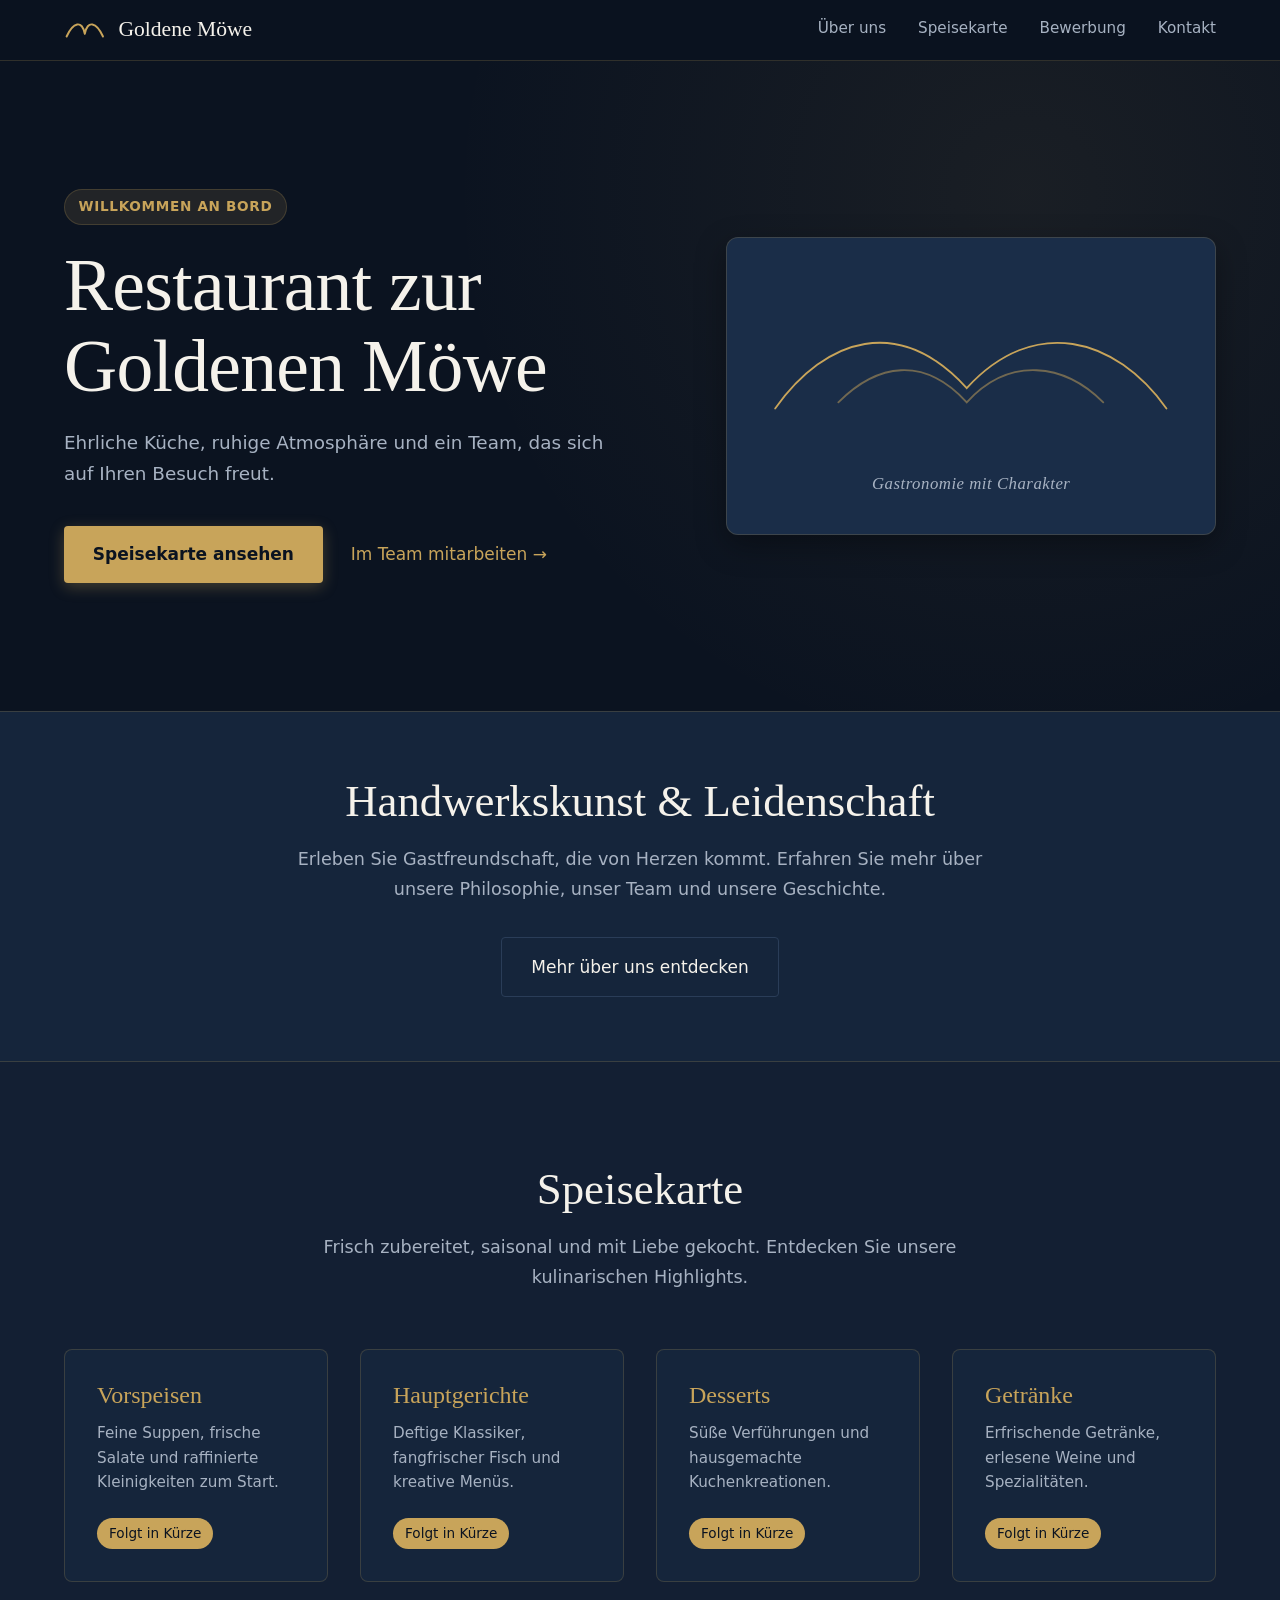
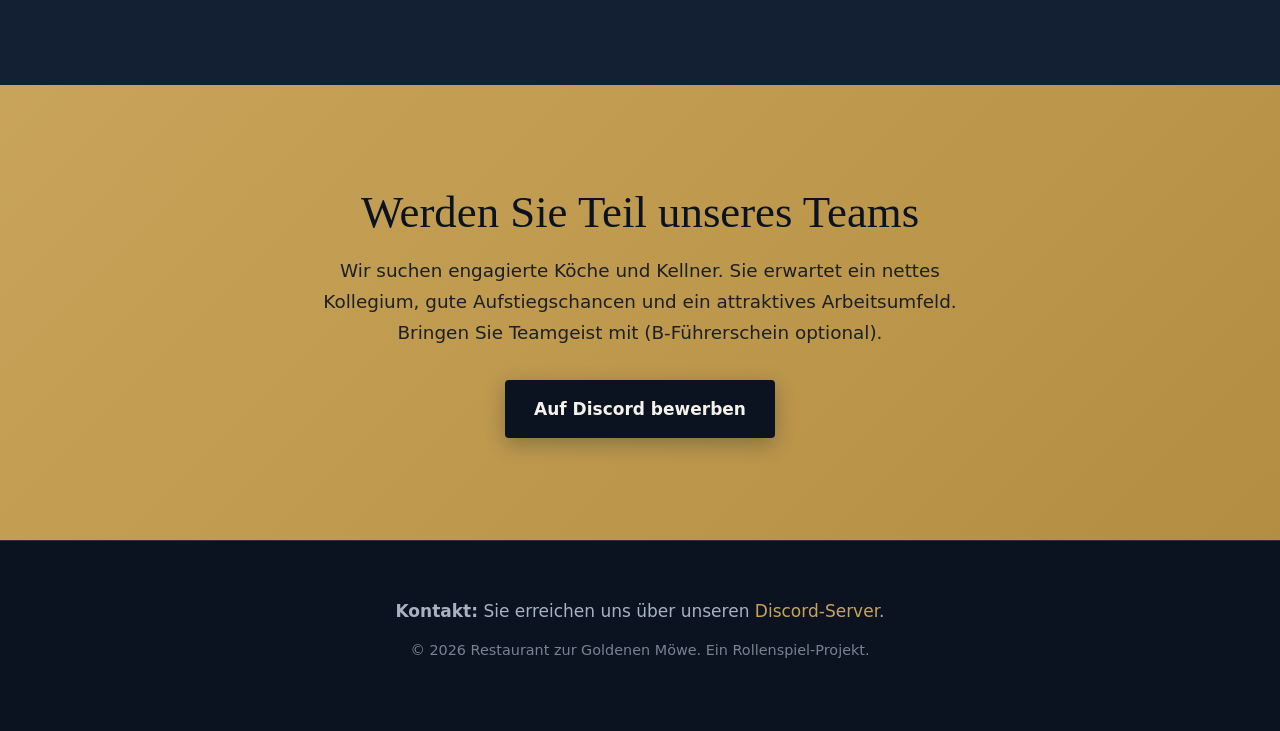
<file: index.html>
<!DOCTYPE html>
<html lang="de">
<head>
  <meta charset="utf-8">
  <meta name="viewport" content="width=device-width, initial-scale=1">
  <title>Restaurant zur Goldenen Möwe | Ehrliche Küche & Genuss</title>
  <meta name="description" content="Restaurant zur Goldenen Möwe: ehrliche Küche, freundlicher Service und ein Team, das sich auf Sie freut.">
  <meta name="robots" content="noindex, nofollow">
  <meta name="theme-color" content="#0e1a2b">
  <link rel="icon" href="favicon.svg" type="image/svg+xml">
  <link rel="stylesheet" href="style.css">
</head>
<body>
  <a class="skip" href="#inhalt">Zum Inhalt springen</a>

  <header class="kopf">
    <div class="wrap">
      <a class="marke" href="./">
        <svg viewBox="0 0 64 40" aria-hidden="true"><path d="M4 30C14 8 28 4 32 26 36 4 50 8 60 30"/></svg>
        <span>Goldene Möwe</span>
      </a>
      <nav class="nav" aria-label="Hauptmenü">
        <a href="ueber-uns.html">Über uns</a>
        <a href="#speisekarte">Speisekarte</a>
        <a href="#bewerbung">Bewerbung</a>
        <a href="#kontakt">Kontakt</a>
      </nav>
    </div>
  </header>

  <main id="inhalt">
    <section class="hero">
      <div class="wrap">
        <div class="hero-text">
          <span class="badge">Willkommen an Bord</span>
          <h1>Restaurant zur Goldenen Möwe</h1>
          <p class="lead">Ehrliche Küche, ruhige Atmosphäre und ein Team, das sich auf Ihren Besuch freut.</p>
          <div class="aktionen">
            <a class="knopf" href="#speisekarte">Speisekarte ansehen</a>
            <a class="textlink" href="#bewerbung">Im Team mitarbeiten &rarr;</a>
          </div>
        </div>
        <div class="hero-visual">
          <div class="moewe-card">
            <svg class="moewe" viewBox="0 0 400 160" aria-hidden="true">
              <path class="zug" pathLength="1" d="M8 128C58 58 130 36 196 108 262 36 342 58 392 128"/>
              <path class="zug zug2" pathLength="1" d="M70 122C108 84 154 76 196 122 238 76 292 84 330 122"/>
            </svg>
            <div class="moewe-caption">Gastronomie mit Charakter</div>
          </div>
        </div>
      </div>
    </section>

    <section class="teaser-ueber">
      <div class="wrap">
        <div class="teaser-box">
          <h2>Handwerkskunst & Leidenschaft</h2>
          <p>Erleben Sie Gastfreundschaft, die von Herzen kommt. Erfahren Sie mehr über unsere Philosophie, unser Team und unsere Geschichte.</p>
          <a class="knopf-outline" href="ueber-uns.html">Mehr über uns entdecken</a>
        </div>
      </div>
    </section>

    <section class="karte" id="speisekarte">
      <div class="wrap">
        <div class="section-header">
          <h2>Speisekarte</h2>
          <p class="text">Frisch zubereitet, saisonal und mit Liebe gekocht. Entdecken Sie unsere kulinarischen Highlights.</p>
        </div>
        <div class="gaenge-grid">
          <div class="gang-card">
            <h3>Vorspeisen</h3>
            <p class="gang-desc">Feine Suppen, frische Salate und raffinierte Kleinigkeiten zum Start.</p>
            <span class="status">Folgt in Kürze</span>
          </div>
          <div class="gang-card">
            <h3>Hauptgerichte</h3>
            <p class="gang-desc">Deftige Klassiker, fangfrischer Fisch und kreative Menüs.</p>
            <span class="status">Folgt in Kürze</span>
          </div>
          <div class="gang-card">
            <h3>Desserts</h3>
            <p class="gang-desc">Süße Verführungen und hausgemachte Kuchenkreationen.</p>
            <span class="status">Folgt in Kürze</span>
          </div>
          <div class="gang-card">
            <h3>Getränke</h3>
            <p class="gang-desc">Erfrischende Getränke, erlesene Weine und Spezialitäten.</p>
            <span class="status">Folgt in Kürze</span>
          </div>
        </div>
      </div>
    </section>

    <section class="bewerbung" id="bewerbung">
      <div class="wrap">
        <div class="bewerbung-content">
          <h2>Werden Sie Teil unseres Teams</h2>
          <p>Wir suchen engagierte Köche und Kellner. Sie erwartet ein nettes Kollegium, gute Aufstiegschancen und ein attraktives Arbeitsumfeld. Bringen Sie Teamgeist mit (B-Führerschein optional).</p>
          <a class="knopf" href="https://discord.gg/E5PDbMufH8" target="_blank" rel="noopener">Auf Discord bewerben</a>
        </div>
      </div>
    </section>
  </main>

  <footer class="fuss" id="kontakt">
    <div class="wrap">
      <div class="fuss-content">
        <p><strong>Kontakt:</strong> Sie erreichen uns über unseren <a href="https://discord.gg/E5PDbMufH8" target="_blank" rel="noopener">Discord-Server</a>.</p>
        <p class="klein">&copy; 2026 Restaurant zur Goldenen Möwe. Ein Rollenspiel-Projekt.</p>
      </div>
    </div>
  </footer>
</body>
</html>
</file>
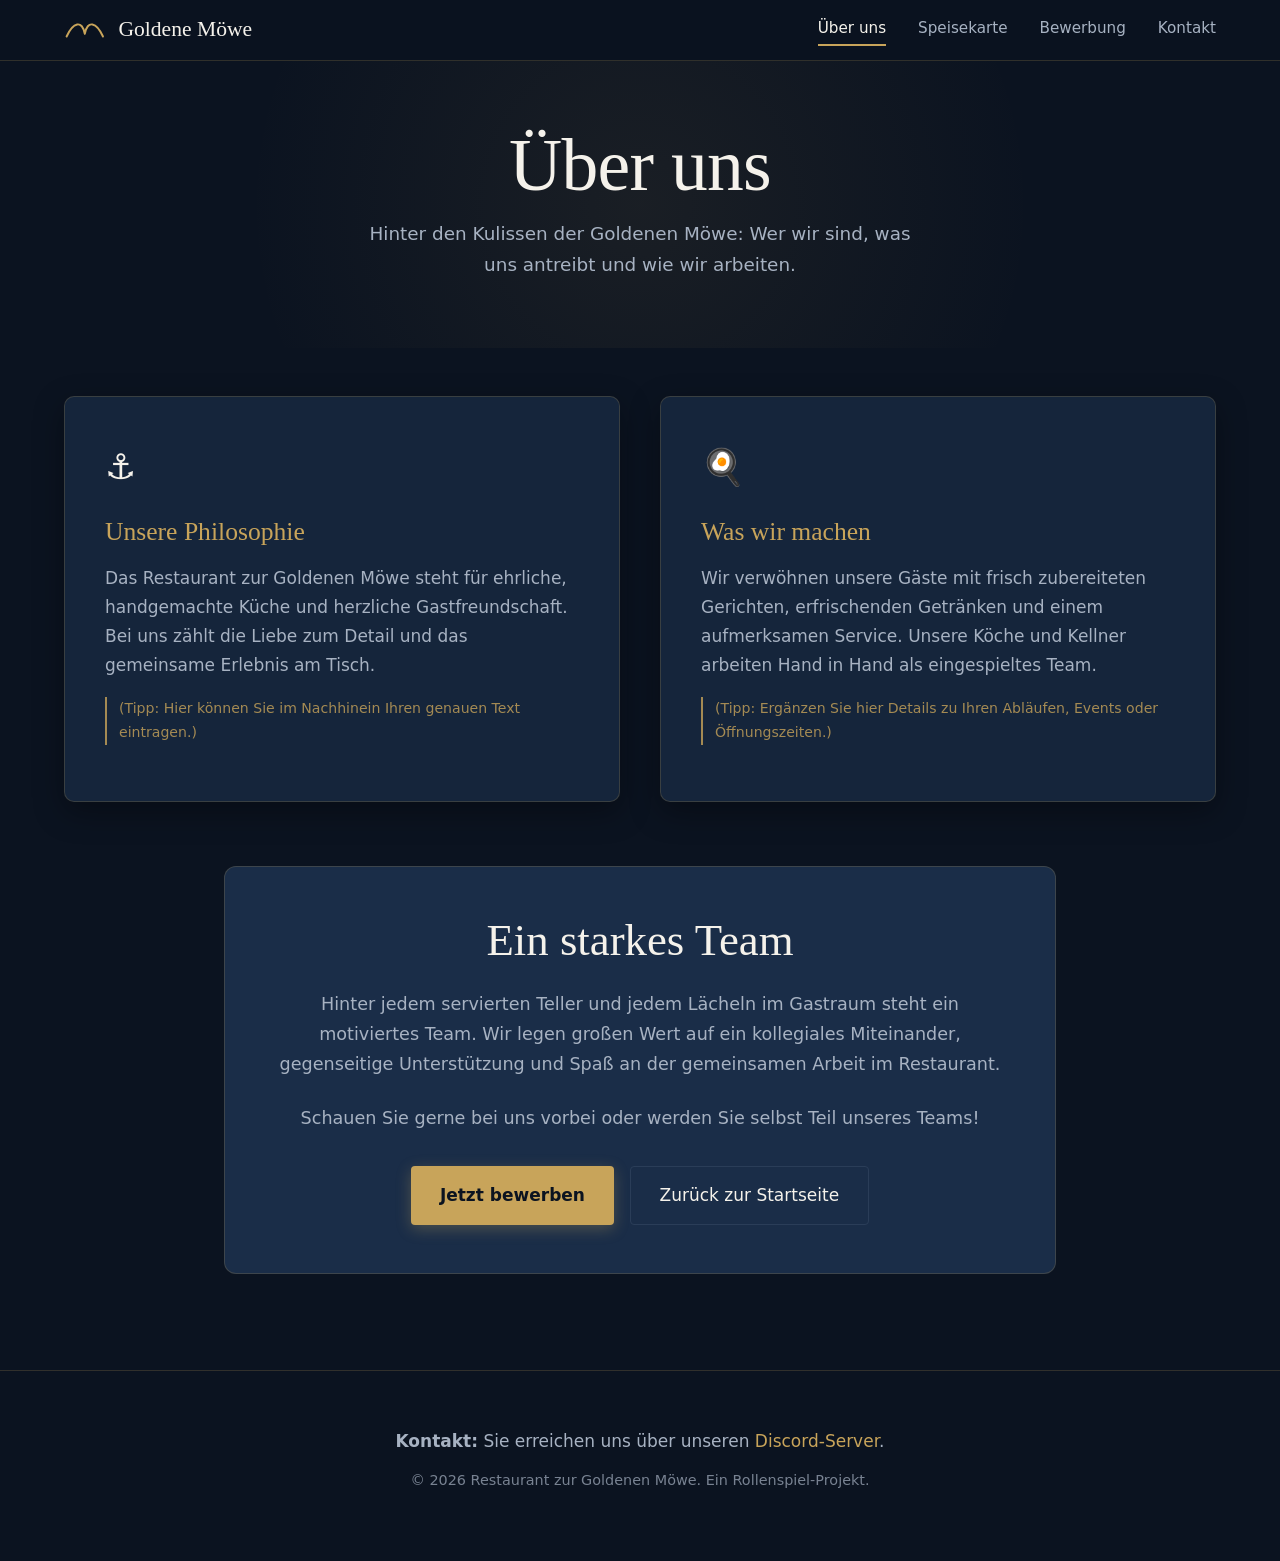
<file: ueber-uns.html>
<!DOCTYPE html>
<html lang="de">
<head>
  <meta charset="utf-8">
  <meta name="viewport" content="width=device-width, initial-scale=1">
  <title>Über uns | Restaurant zur Goldenen Möwe</title>
  <meta name="description" content="Erfahren Sie mehr über das Restaurant zur Goldenen Möwe, unsere Philosophie, unser Team und was wir machen.">
  <meta name="robots" content="noindex, nofollow">
  <meta name="theme-color" content="#0e1a2b">
  <link rel="icon" href="favicon.svg" type="image/svg+xml">
  <link rel="stylesheet" href="style.css">
</head>
<body>
  <a class="skip" href="#inhalt">Zum Inhalt springen</a>

  <header class="kopf">
    <div class="wrap">
      <a class="marke" href="index.html">
        <svg viewBox="0 0 64 40" aria-hidden="true"><path d="M4 30C14 8 28 4 32 26 36 4 50 8 60 30"/></svg>
        <span>Goldene Möwe</span>
      </a>
      <nav class="nav" aria-label="Hauptmenü">
        <a class="aktiv" href="ueber-uns.html">Über uns</a>
        <a href="index.html#speisekarte">Speisekarte</a>
        <a href="index.html#bewerbung">Bewerbung</a>
        <a href="index.html#kontakt">Kontakt</a>
      </nav>
    </div>
  </header>

  <main id="inhalt">
    <section class="page-hero">
      <div class="wrap">
        <h1>Über uns</h1>
        <p class="lead">Hinter den Kulissen der Goldenen Möwe: Wer wir sind, was uns antreibt und wie wir arbeiten.</p>
      </div>
    </section>

    <!-- ANPASSBARER BEREICH: Hier können Sie die Texte im Nachhinein flexibel anpassen -->
    <section class="ueber-content-section">
      <div class="wrap">
        
        <!-- Block 1: Philosophie & Was wir machen -->
        <div class="ueber-grid">
          <div class="ueber-card">
            <div class="card-icon">⚓</div>
            <h3>Unsere Philosophie</h3>
            <p>Das Restaurant zur Goldenen Möwe steht für ehrliche, handgemachte Küche und herzliche Gastfreundschaft. Bei uns zählt die Liebe zum Detail und das gemeinsame Erlebnis am Tisch.</p>
            <p><em>(Tipp: Hier können Sie im Nachhinein Ihren genauen Text eintragen.)</em></p>
          </div>

          <div class="ueber-card">
            <div class="card-icon">🍳</div>
            <h3>Was wir machen</h3>
            <p>Wir verwöhnen unsere Gäste mit frisch zubereiteten Gerichten, erfrischenden Getränken und einem aufmerksamen Service. Unsere Köche und Kellner arbeiten Hand in Hand als eingespieltes Team.</p>
            <p><em>(Tipp: Ergänzen Sie hier Details zu Ihren Abläufen, Events oder Öffnungszeiten.)</em></p>
          </div>
        </div>

        <!-- Block 2: Unser Team & Geschichte -->
        <div class="ueber-story">
          <h2>Ein starkes Team</h2>
          <p>Hinter jedem servierten Teller und jedem Lächeln im Gastraum steht ein motiviertes Team. Wir legen großen Wert auf ein kollegiales Miteinander, gegenseitige Unterstützung und Spaß an der gemeinsamen Arbeit im Restaurant.</p>
          <p>Schauen Sie gerne bei uns vorbei oder werden Sie selbst Teil unseres Teams!</p>
          
          <div class="story-actions">
            <a class="knopf" href="index.html#bewerbung">Jetzt bewerben</a>
            <a class="knopf-outline" href="index.html">Zurück zur Startseite</a>
          </div>
        </div>

      </div>
    </section>
  </main>

  <footer class="fuss" id="kontakt">
    <div class="wrap">
      <div class="fuss-content">
        <p><strong>Kontakt:</strong> Sie erreichen uns über unseren <a href="https://discord.gg/E5PDbMufH8" target="_blank" rel="noopener">Discord-Server</a>.</p>
        <p class="klein">&copy; 2026 Restaurant zur Goldenen Möwe. Ein Rollenspiel-Projekt.</p>
      </div>
    </div>
  </footer>
</body>
</html>
</file>
<file: style.css>
/* Moderne Gastro-Stile für das Restaurant zur Goldenen Möwe */
:root {
  --tiefsee: #0b1320;
  --tiefsee-hell: #131f33;
  --hafen: #15253b;
  --hafen-card: #1a2d48;
  --linie: rgba(200, 164, 90, 0.2);
  --linie-hell: #2a3d58;
  --messing: #c8a45a;
  --messing-hover: #d9b972;
  --gischt: #f5f2eb;
  --nebel: #a7b2c2;
  --serif: "Iowan Old Style", "Palatino Linotype", Palatino, "Book Antiqua", Georgia, serif;
  --sans: system-ui, -apple-system, "Segoe UI", Roboto, sans-serif;
  --shadow: 0 10px 30px rgba(0, 0, 0, 0.35);
  --transition: all 0.35s cubic-bezier(0.4, 0, 0.2, 1);
  color-scheme: dark;
}

*, *::before, *::after { box-sizing: border-box; }

@media (prefers-reduced-motion: no-preference) { 
  html { scroll-behavior: smooth; } 
}

body {
  margin: 0;
  background: var(--tiefsee);
  color: var(--gischt);
  font: 1.0625rem/1.7 var(--sans);
  overflow-x: hidden;
}

a { color: inherit; transition: var(--transition); }
:focus-visible { outline: 2px solid var(--messing); outline-offset: 3px; }
.wrap { width: min(100% - 3rem, 72rem); margin-inline: auto; }

.skip { position: absolute; left: -999px; }
.skip:focus { left: 1rem; top: 1rem; z-index: 100; padding: .5rem .75rem; background: var(--messing); color: var(--tiefsee); border-radius: 4px; }

/* Kopfzeile mit Glassmorphism */
.kopf { 
  position: sticky;
  top: 0;
  z-index: 50;
  background: rgba(11, 19, 32, 0.85);
  backdrop-filter: blur(12px);
  -webkit-backdrop-filter: blur(12px);
  border-bottom: 1px solid var(--linie);
  padding-block: 1rem;
  transition: var(--transition);
}
.kopf .wrap { display: flex; justify-content: space-between; align-items: center; gap: 1.5rem; }

.marke { 
  display: flex; 
  align-items: center; 
  gap: .8rem; 
  text-decoration: none; 
  font: 1.35rem var(--serif); 
  color: var(--gischt);
  transition: var(--transition);
}
.marke:hover { color: var(--messing); transform: translateY(-1px); }
.marke svg { width: 2.6rem; height: auto; }
.marke path { fill: none; stroke: var(--messing); stroke-width: 3; stroke-linecap: round; stroke-linejoin: round; }

.nav { display: flex; gap: 2rem; align-items: center; }
.nav a { 
  color: var(--nebel); 
  text-decoration: none; 
  font-weight: 500;
  font-size: 0.95rem;
  position: relative;
  padding-bottom: 2px;
}
.nav a::after {
  content: '';
  position: absolute;
  bottom: -2px;
  left: 0;
  width: 0;
  height: 2px;
  background: var(--messing);
  transition: var(--transition);
}
.nav a:hover, .nav a.aktiv { color: var(--gischt); }
.nav a:hover::after, .nav a.aktiv::after { width: 100%; }

/* Startbereich / Hero */
.hero { 
  padding-block: clamp(4rem, 10vw, 8rem);
  background: radial-gradient(circle at 80% 20%, rgba(200, 164, 90, 0.08) 0%, transparent 50%);
}
.hero .wrap { display: grid; grid-template-columns: 1.1fr .9fr; align-items: center; gap: 4rem; }

.badge {
  display: inline-block;
  padding: 0.35rem 0.85rem;
  background: rgba(200, 164, 90, 0.12);
  color: var(--messing);
  border: 1px solid var(--linie);
  border-radius: 50px;
  font-size: 0.85rem;
  font-weight: 600;
  letter-spacing: 0.05em;
  text-transform: uppercase;
  margin-bottom: 1.25rem;
  animation: fadeInDown 0.8s ease-out;
}

h1 { 
  margin: 0 0 1.25rem; 
  font: 400 clamp(2.6rem, 6vw, 4.6rem)/1.1 var(--serif); 
  letter-spacing: -.01em; 
  color: var(--gischt);
  animation: fadeInUp 0.8s ease-out 0.1s both;
}
.lead { 
  max-width: 34rem; 
  margin: 0 0 2.25rem; 
  font-size: 1.15rem; 
  color: var(--nebel);
  animation: fadeInUp 0.8s ease-out 0.2s both;
}
.aktionen { 
  display: flex; 
  flex-wrap: wrap; 
  align-items: center; 
  gap: 1.25rem 1.75rem;
  animation: fadeInUp 0.8s ease-out 0.3s both;
}

.knopf { 
  display: inline-flex;
  align-items: center;
  justify-content: center;
  padding: .9rem 1.8rem; 
  border-radius: 4px; 
  background: var(--messing); 
  color: var(--tiefsee); 
  font-weight: 600; 
  text-decoration: none; 
  box-shadow: 0 4px 15px rgba(200, 164, 90, 0.3);
  transition: var(--transition);
}
.knopf:hover { 
  background: var(--messing-hover); 
  transform: translateY(-2px);
  box-shadow: 0 6px 20px rgba(200, 164, 90, 0.4);
}

.knopf-outline {
  display: inline-flex;
  align-items: center;
  justify-content: center;
  padding: .9rem 1.8rem;
  border-radius: 4px;
  background: transparent;
  color: var(--gischt);
  border: 1px solid var(--linie-hell);
  font-weight: 500;
  text-decoration: none;
  transition: var(--transition);
}
.knopf-outline:hover {
  border-color: var(--messing);
  color: var(--messing);
  transform: translateY(-2px);
}

.textlink { 
  color: var(--messing);
  text-decoration: none; 
  font-weight: 500;
  text-underline-offset: .3em; 
  transition: var(--transition);
}
.textlink:hover { color: var(--gischt); padding-left: 4px; }

/* Möwe Visual Card */
.moewe-card {
  background: var(--hafen-card);
  border: 1px solid var(--linie);
  border-radius: 12px;
  padding: 2.5rem;
  box-shadow: var(--shadow);
  position: relative;
  overflow: hidden;
  transition: var(--transition);
}
.moewe-card:hover {
  border-color: rgba(200, 164, 90, 0.4);
  transform: translateY(-4px);
}
.moewe { width: 100%; height: auto; overflow: visible; }
.moewe path { fill: none; stroke: var(--messing); stroke-width: 1.8; stroke-linecap: round; }
.moewe .zug { stroke-dasharray: 1; stroke-dashoffset: 1; animation: zeichnen 2.8s .4s ease-out forwards; }
.moewe .zug2 { opacity: .5; animation-delay: 1.1s; }
.moewe-caption {
  margin-top: 1.5rem;
  text-align: center;
  font: italic 1.05rem var(--serif);
  color: var(--nebel);
  letter-spacing: 0.03em;
}

@keyframes zeichnen { to { stroke-dashoffset: 0; } }
@keyframes fadeInDown {
  from { opacity: 0; transform: translateY(-15px); }
  to { opacity: 1; transform: translateY(0); }
}
@keyframes fadeInUp {
  from { opacity: 0; transform: translateY(20px); }
  to { opacity: 1; transform: translateY(0); }
}
@media (prefers-reduced-motion: reduce) { 
  .moewe .zug, .badge, h1, .lead, .aktionen { animation: none; stroke-dashoffset: 0; } 
}

/* Teaser Über uns */
.teaser-ueber {
  padding-block: 4rem;
  background: var(--hafen);
  border-block: 1px solid var(--linie);
}
.teaser-box {
  max-width: 44rem;
  margin-inline: auto;
  text-align: center;
}
.teaser-box h2 { margin-bottom: 1rem; }
.teaser-box p { color: var(--nebel); margin-bottom: 2rem; font-size: 1.1rem; }

/* Abschnitte & Speisekarte */
section { padding-block: clamp(4rem, 8vw, 6.5rem); }
h2 { margin: 0 0 1rem; font: 400 clamp(2rem, 3.5vw, 2.8rem)/1.15 var(--serif); color: var(--gischt); }
.section-header { text-align: center; max-width: 40rem; margin-inline: auto; margin-bottom: 3.5rem; }
.text { color: var(--nebel); font-size: 1.1rem; }

.karte { background: var(--tiefsee-hell); }
.gaenge-grid {
  display: grid;
  grid-template-columns: repeat(auto-fit, minmax(260px, 1fr));
  gap: 2rem;
}
.gang-card {
  background: var(--hafen);
  border: 1px solid var(--linie);
  border-radius: 8px;
  padding: 2rem;
  transition: var(--transition);
  display: flex;
  flex-direction: column;
  justify-content: space-between;
}
.gang-card:hover {
  transform: translateY(-6px);
  border-color: var(--messing);
  box-shadow: var(--shadow);
}
.gang-card h3 {
  margin: 0 0 0.75rem;
  font: 400 1.5rem var(--serif);
  color: var(--messing);
}
.gang-desc {
  color: var(--nebel);
  font-size: 0.95rem;
  margin: 0 0 1.5rem;
  line-height: 1.6;
}
.status {
  align-self: flex-start;
  font-size: 0.85rem;
  font-weight: 500;
  color: var(--tiefsee);
  background: var(--messing);
  padding: 0.25rem 0.75rem;
  border-radius: 50px;
}

/* Bewerbung */
.bewerbung { 
  background: linear-gradient(135deg, var(--messing) 0%, #b38e42 100%); 
  color: var(--tiefsee); 
  text-align: center;
}
.bewerbung-content {
  max-width: 42rem;
  margin-inline: auto;
}
.bewerbung h2 { color: var(--tiefsee); }
.bewerbung p { font-size: 1.15rem; margin: 0 0 2rem; opacity: 0.9; line-height: 1.7; }
.bewerbung .knopf { 
  background: var(--tiefsee); 
  color: var(--gischt); 
  box-shadow: 0 6px 20px rgba(14, 26, 43, 0.3);
}
.bewerbung .knopf:hover { 
  background: var(--hafen); 
  color: var(--messing);
}
.bewerbung :focus-visible { outline-color: var(--tiefsee); }

/* Über Uns Page spezifisch */
.page-hero {
  padding-block: 4rem 2rem;
  text-align: center;
  background: radial-gradient(circle at center, rgba(200, 164, 90, 0.08) 0%, transparent 60%);
}
.page-hero h1 { margin-bottom: 0.75rem; }
.page-hero .lead { margin-inline: auto; }

.ueber-content-section {
  padding-block: 3rem 6rem;
}
.ueber-grid {
  display: grid;
  grid-template-columns: repeat(auto-fit, minmax(300px, 1fr));
  gap: 2.5rem;
  margin-bottom: 4rem;
}
.ueber-card {
  background: var(--hafen);
  border: 1px solid var(--linie);
  border-radius: 10px;
  padding: 2.5rem;
  box-shadow: var(--shadow);
  transition: var(--transition);
}
.ueber-card:hover {
  transform: translateY(-4px);
  border-color: rgba(200, 164, 90, 0.4);
}
.card-icon {
  font-size: 2.2rem;
  margin-bottom: 1.25rem;
}
.ueber-card h3 {
  margin: 0 0 1rem;
  font: 400 1.6rem var(--serif);
  color: var(--messing);
}
.ueber-card p {
  color: var(--nebel);
  margin-bottom: 1rem;
}
.ueber-card p em {
  display: block;
  font-size: 0.88rem;
  color: var(--messing);
  opacity: 0.8;
  margin-top: 1rem;
  border-left: 2px solid var(--messing);
  padding-left: 0.75rem;
  font-style: normal;
}

.ueber-story {
  background: var(--hafen-card);
  border: 1px solid var(--linie);
  border-radius: 12px;
  padding: 3rem;
  text-align: center;
  max-width: 52rem;
  margin-inline: auto;
}
.ueber-story h2 { margin-bottom: 1.5rem; }
.ueber-story p { color: var(--nebel); font-size: 1.1rem; margin-bottom: 1.5rem; line-height: 1.7; }
.story-actions {
  display: flex;
  justify-content: center;
  gap: 1rem;
  flex-wrap: wrap;
  margin-top: 2rem;
}

/* Fußzeile */
.fuss { 
  padding-block: 3.5rem; 
  background: var(--tiefsee);
  border-top: 1px solid var(--linie);
  color: var(--nebel); 
  text-align: center;
}
.fuss-content {
  max-width: 38rem;
  margin-inline: auto;
}
.fuss p { margin: 0 0 .75rem; }
.fuss a { color: var(--messing); text-decoration: none; }
.fuss a:hover { text-decoration: underline; }
.fuss .klein { font-size: .9rem; opacity: 0.7; }

/* Mobil */
@media (max-width: 820px) {
  .hero .wrap { grid-template-columns: 1fr; gap: 3rem; text-align: center; }
  .lead, .hero-text { margin-inline: auto; }
  .aktionen { justify-content: center; }
  .moewe { max-width: 24rem; margin-inline: auto; display: block; }
  .nav { gap: 1rem; }
  .nav a { font-size: 0.88rem; }
}
</file>
